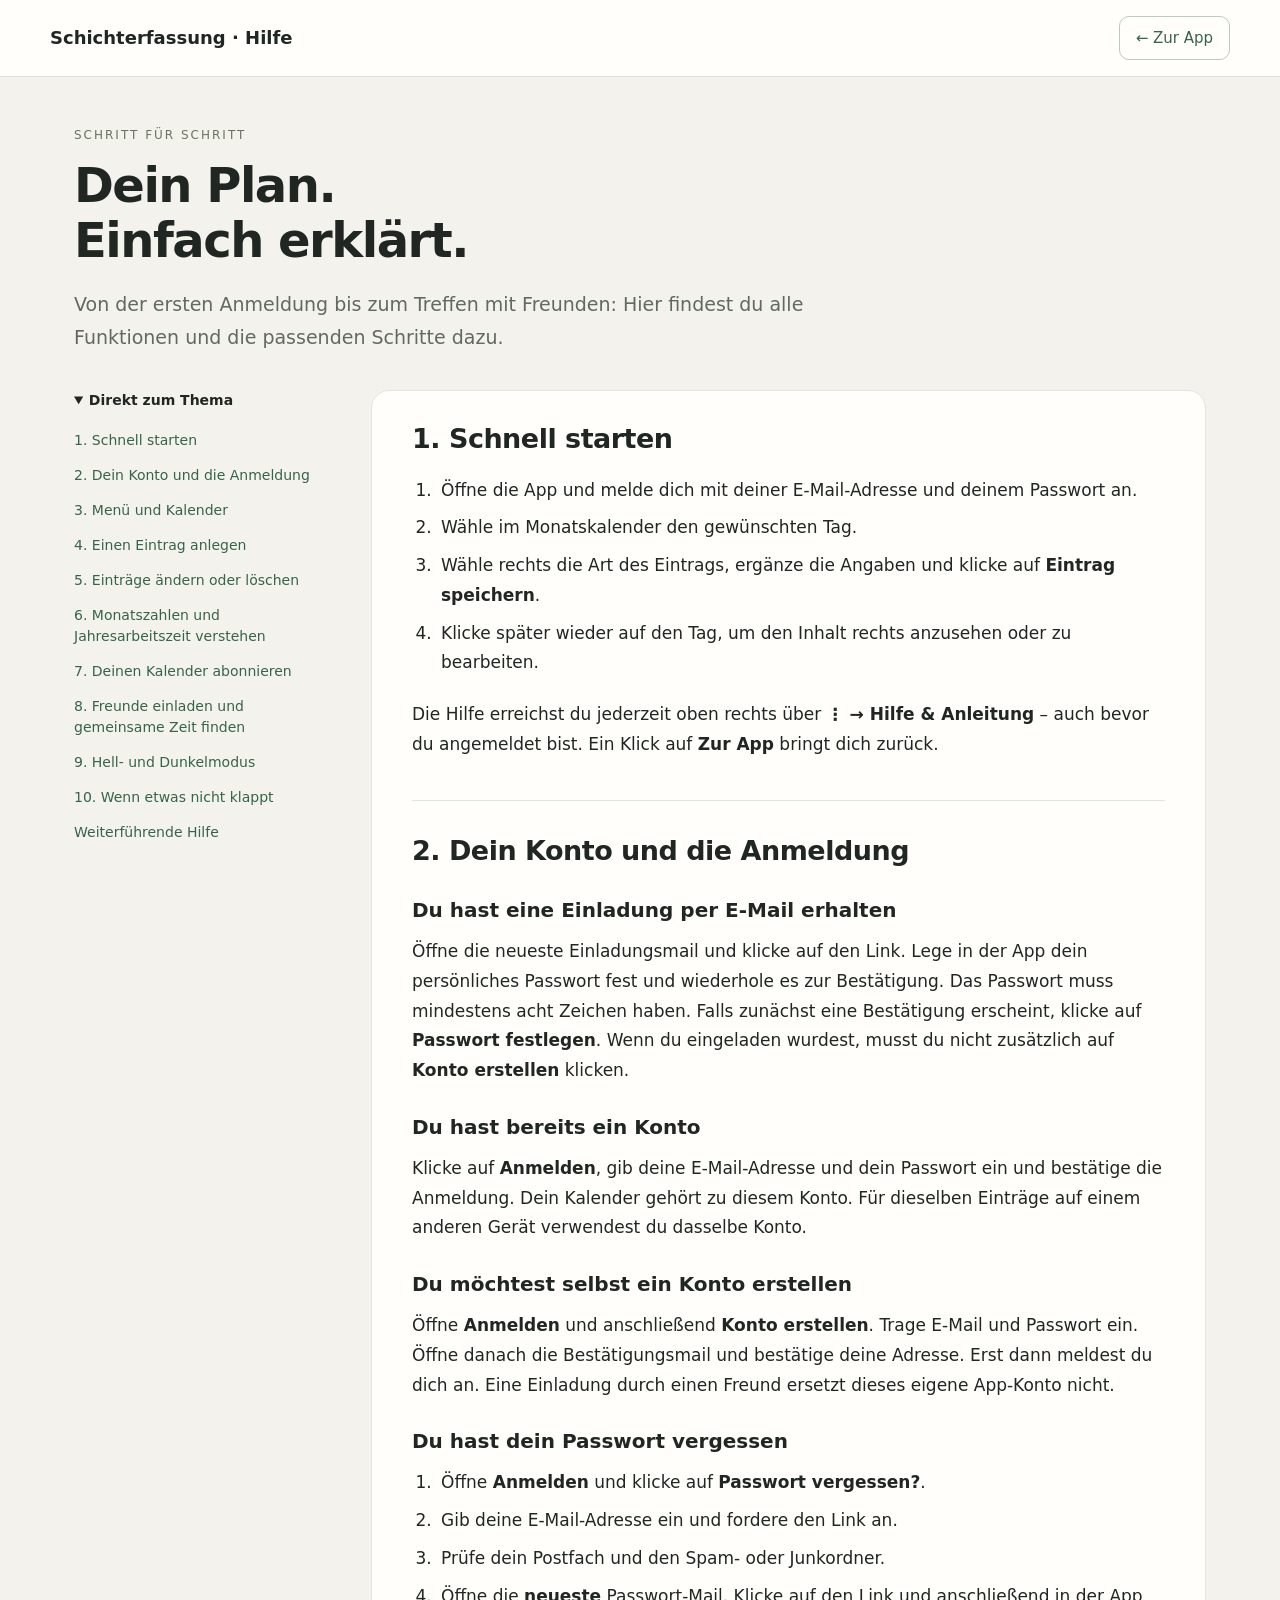
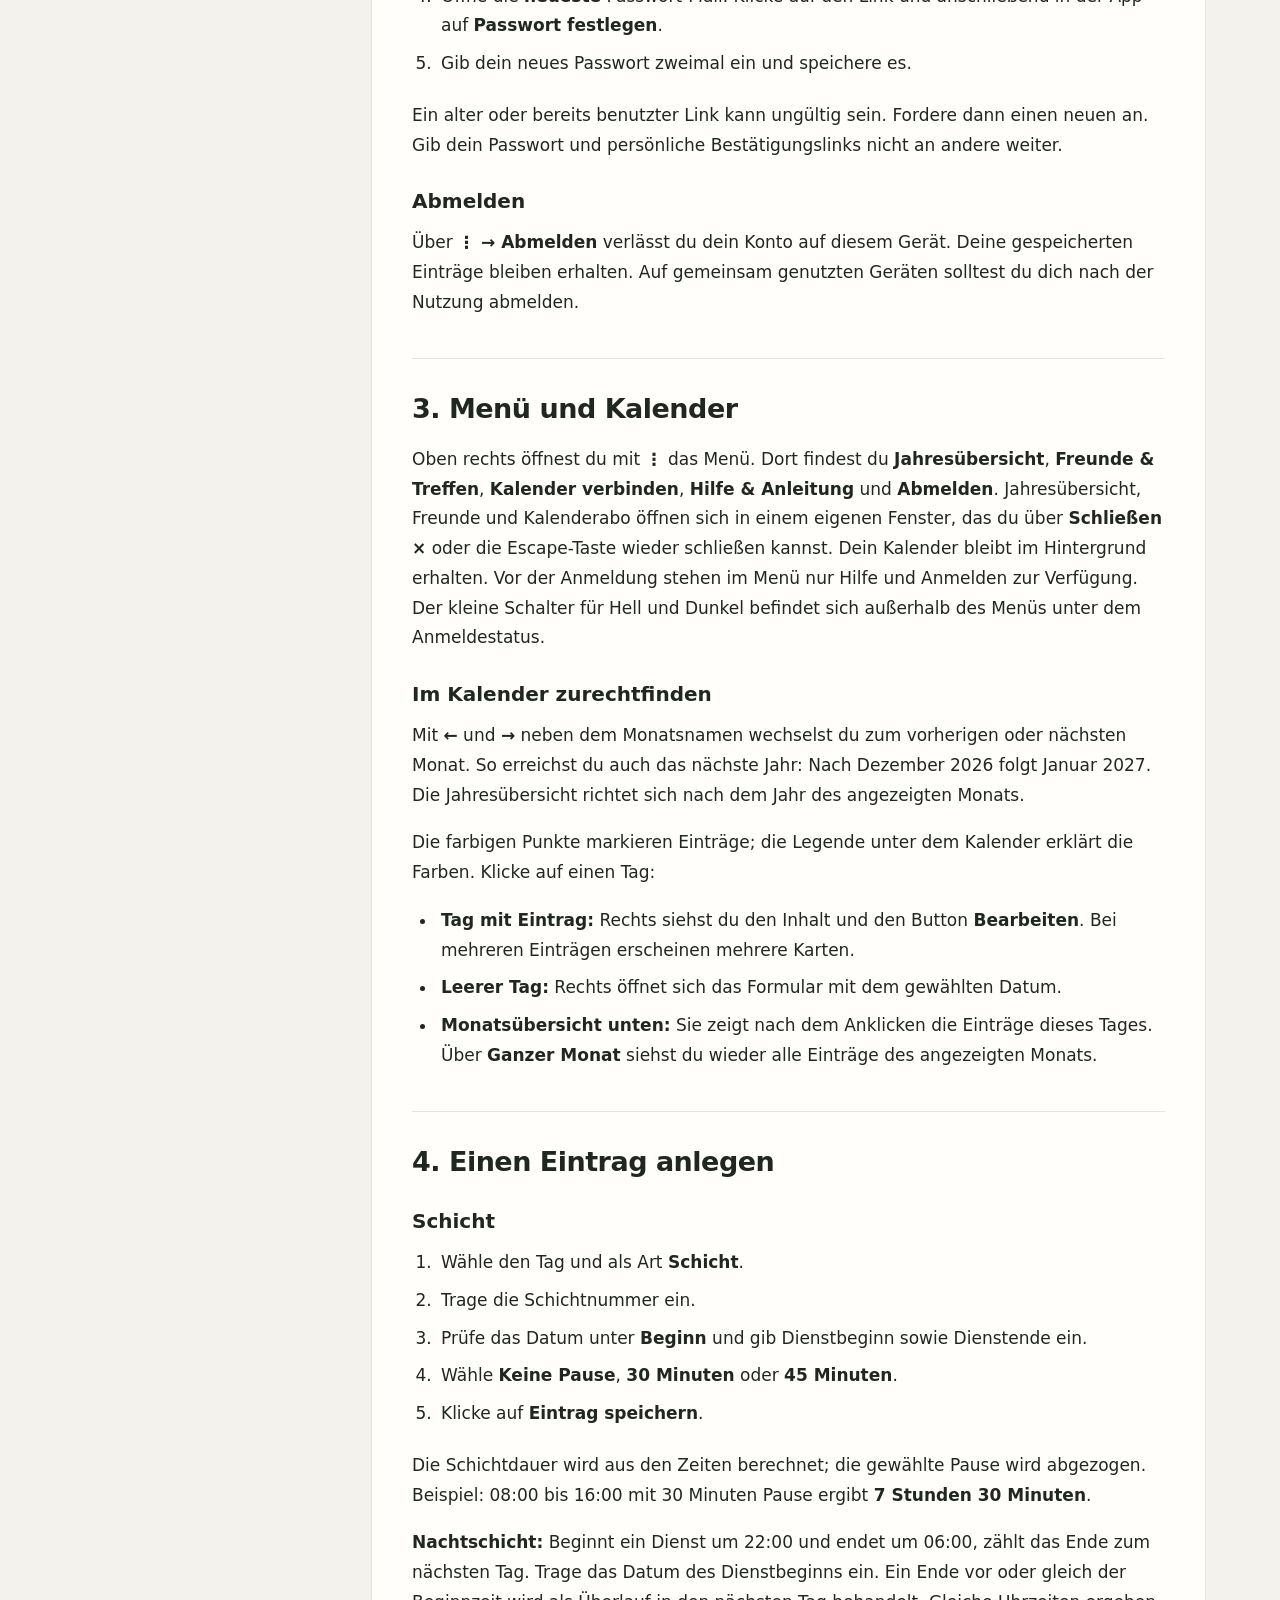
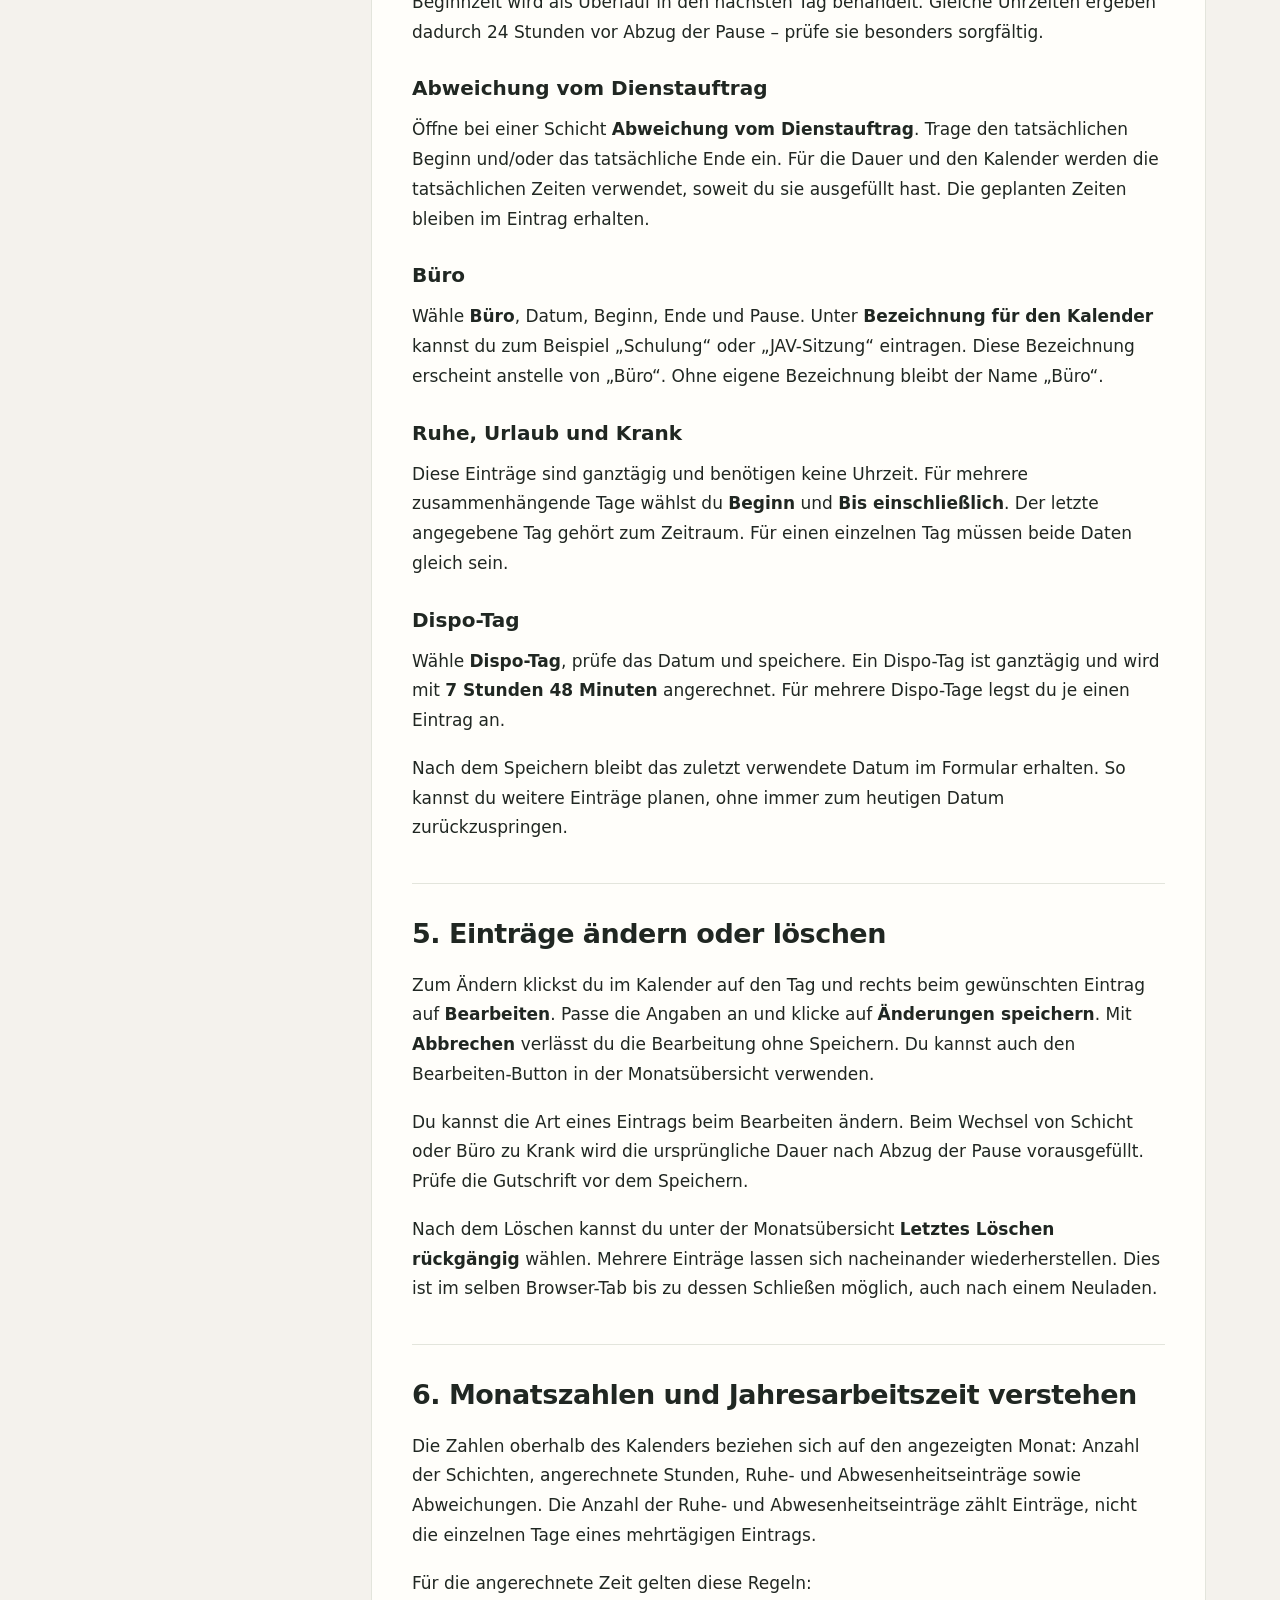
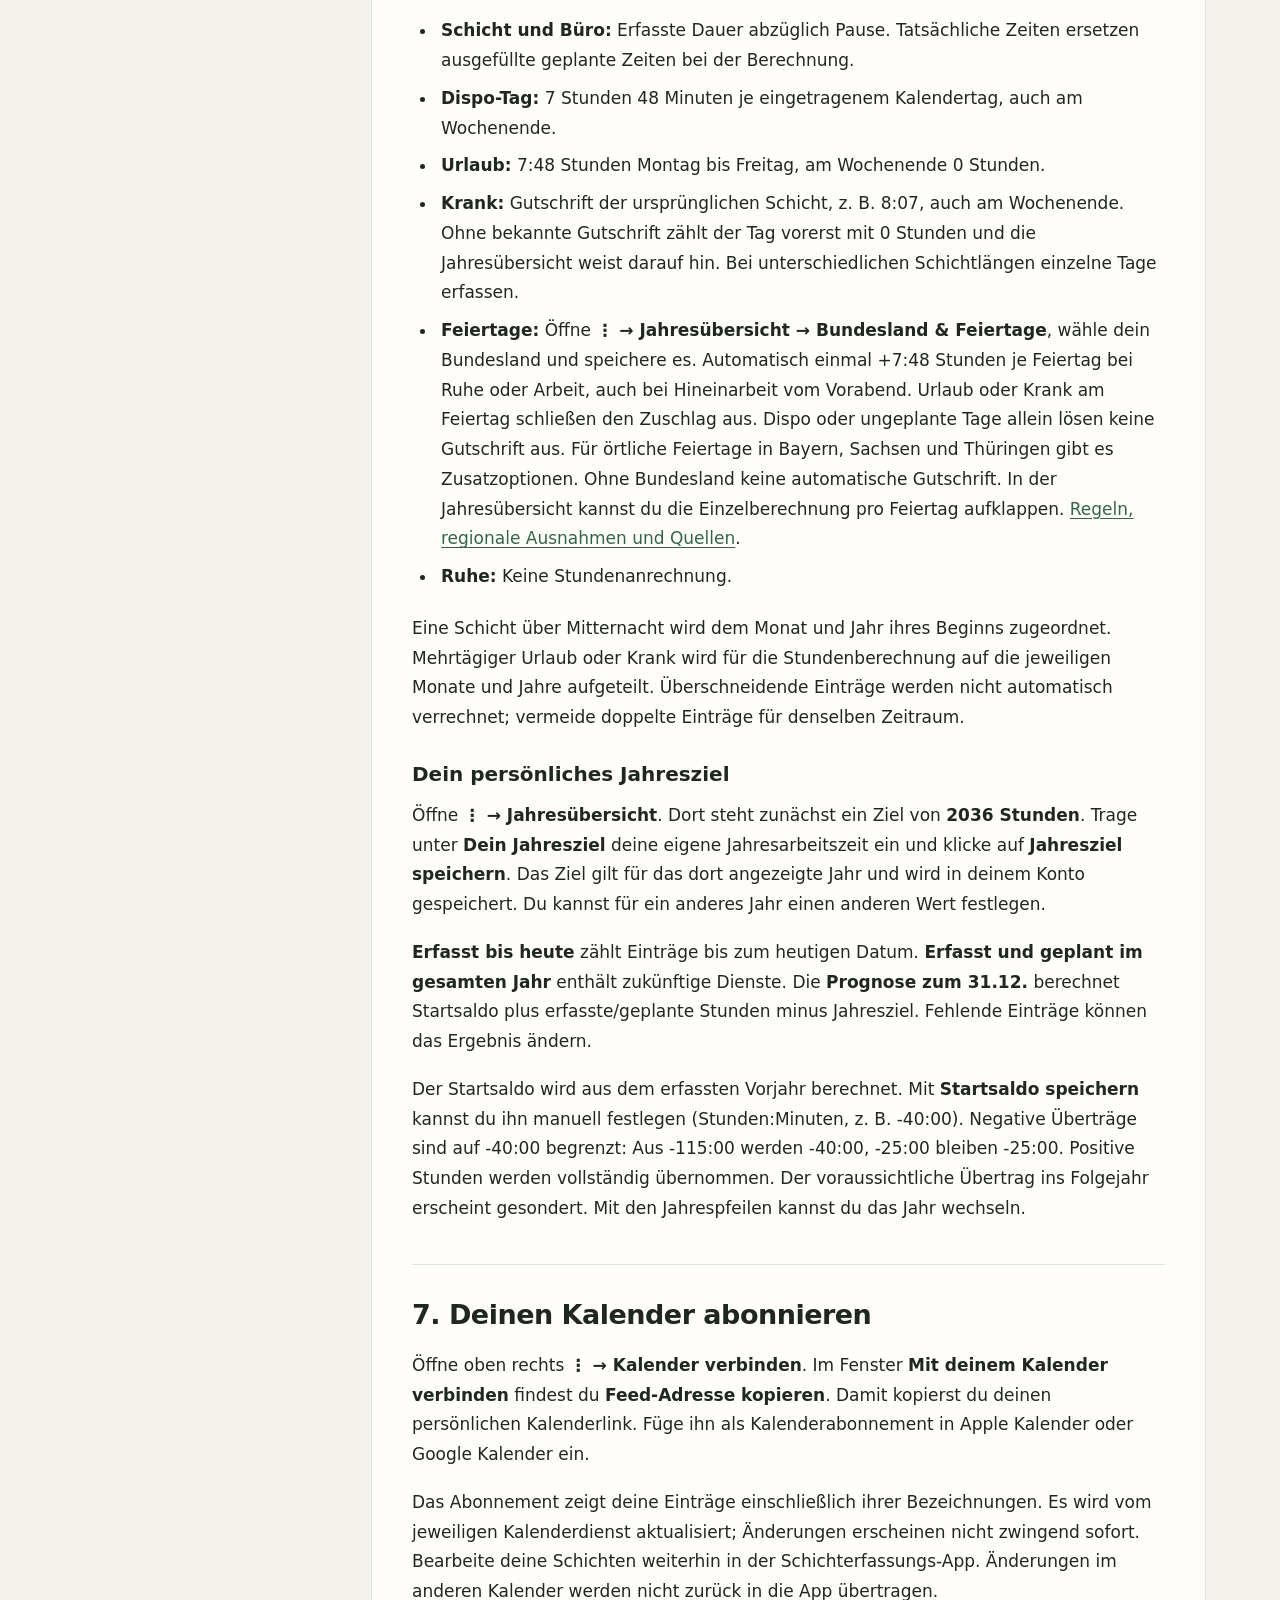
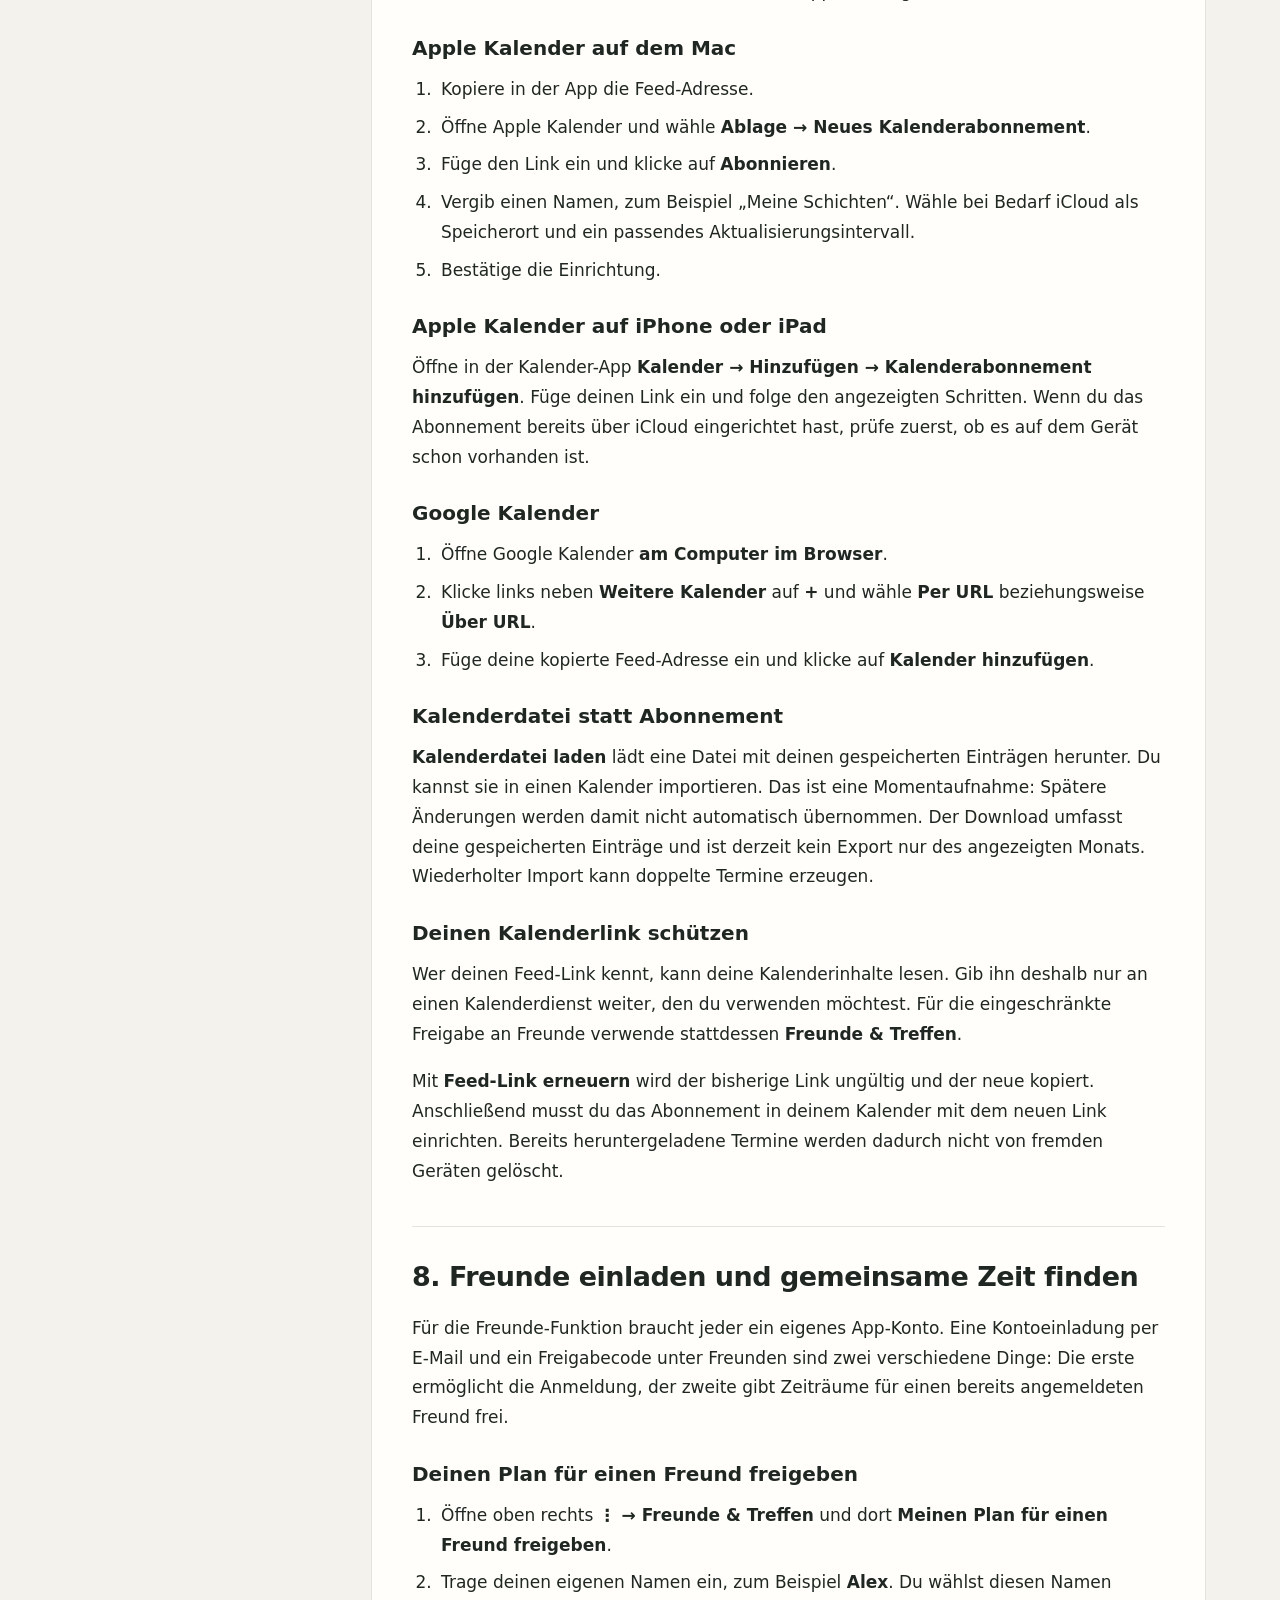
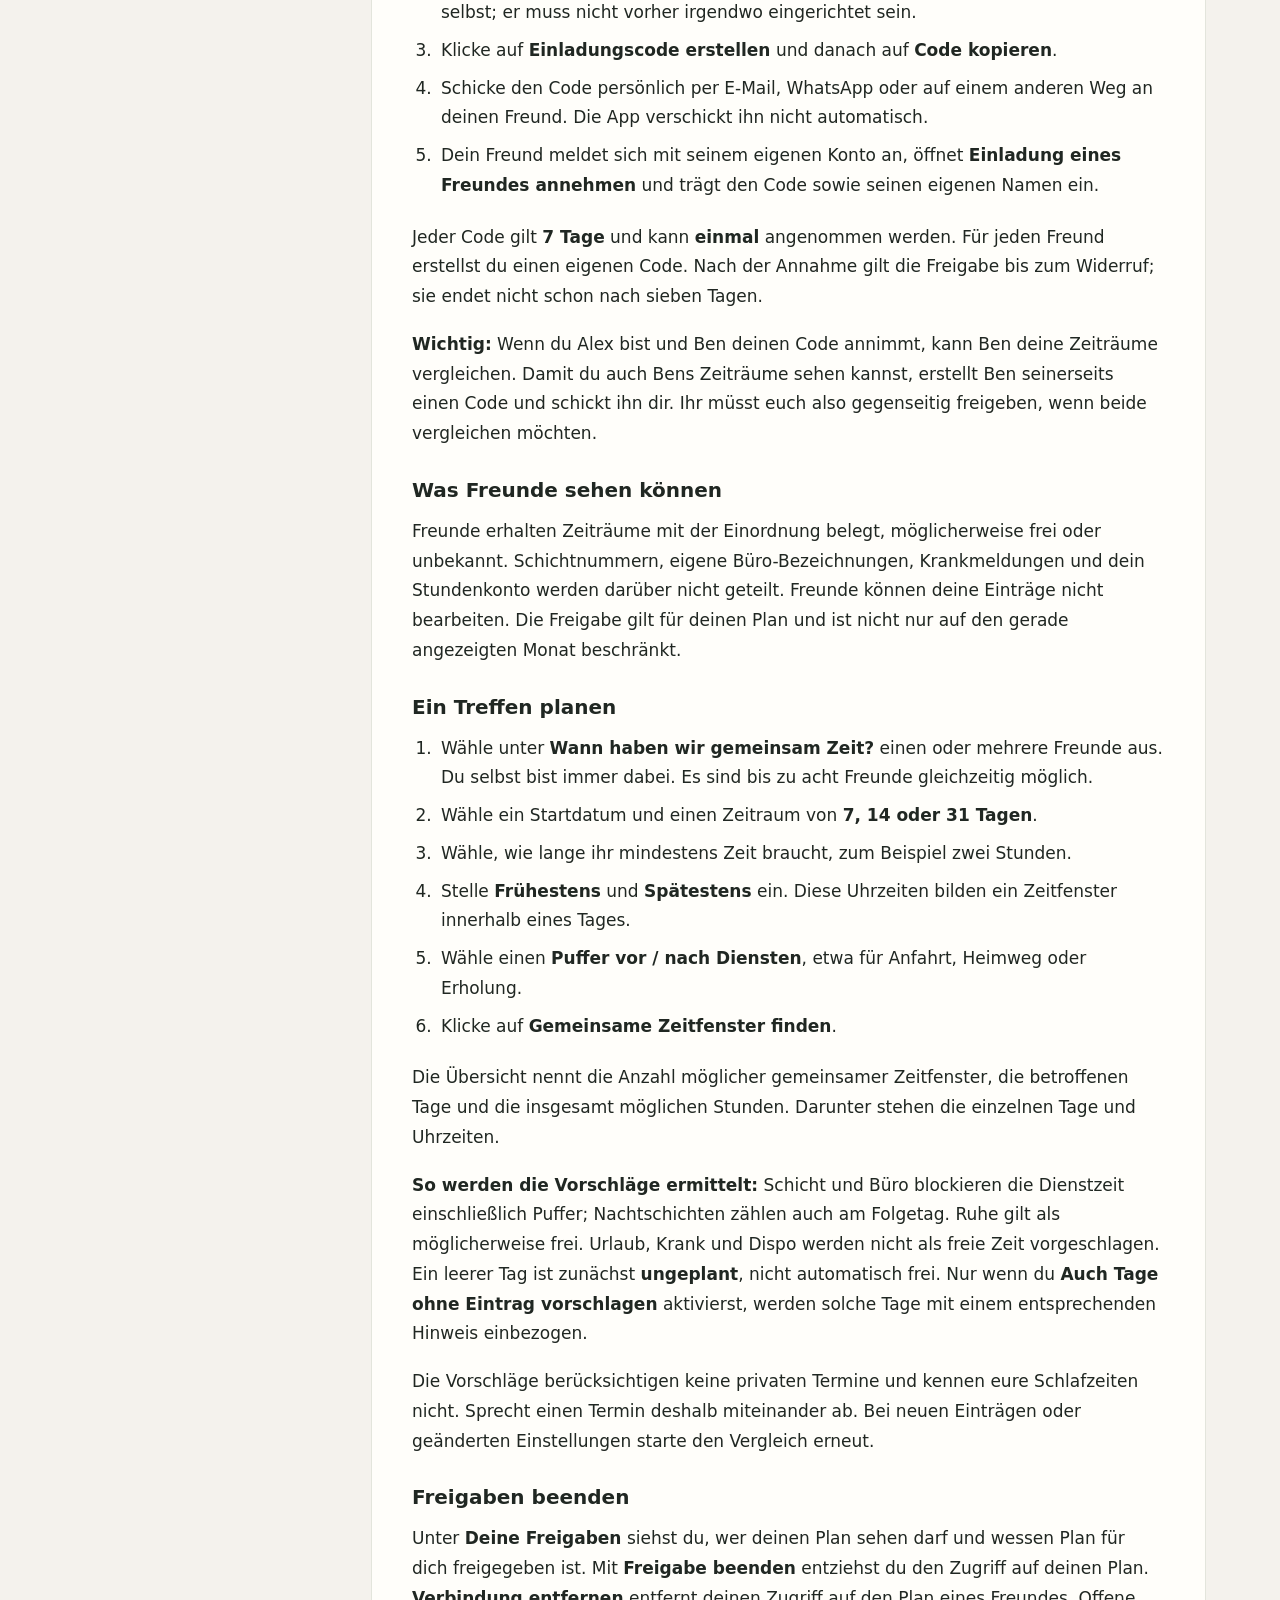
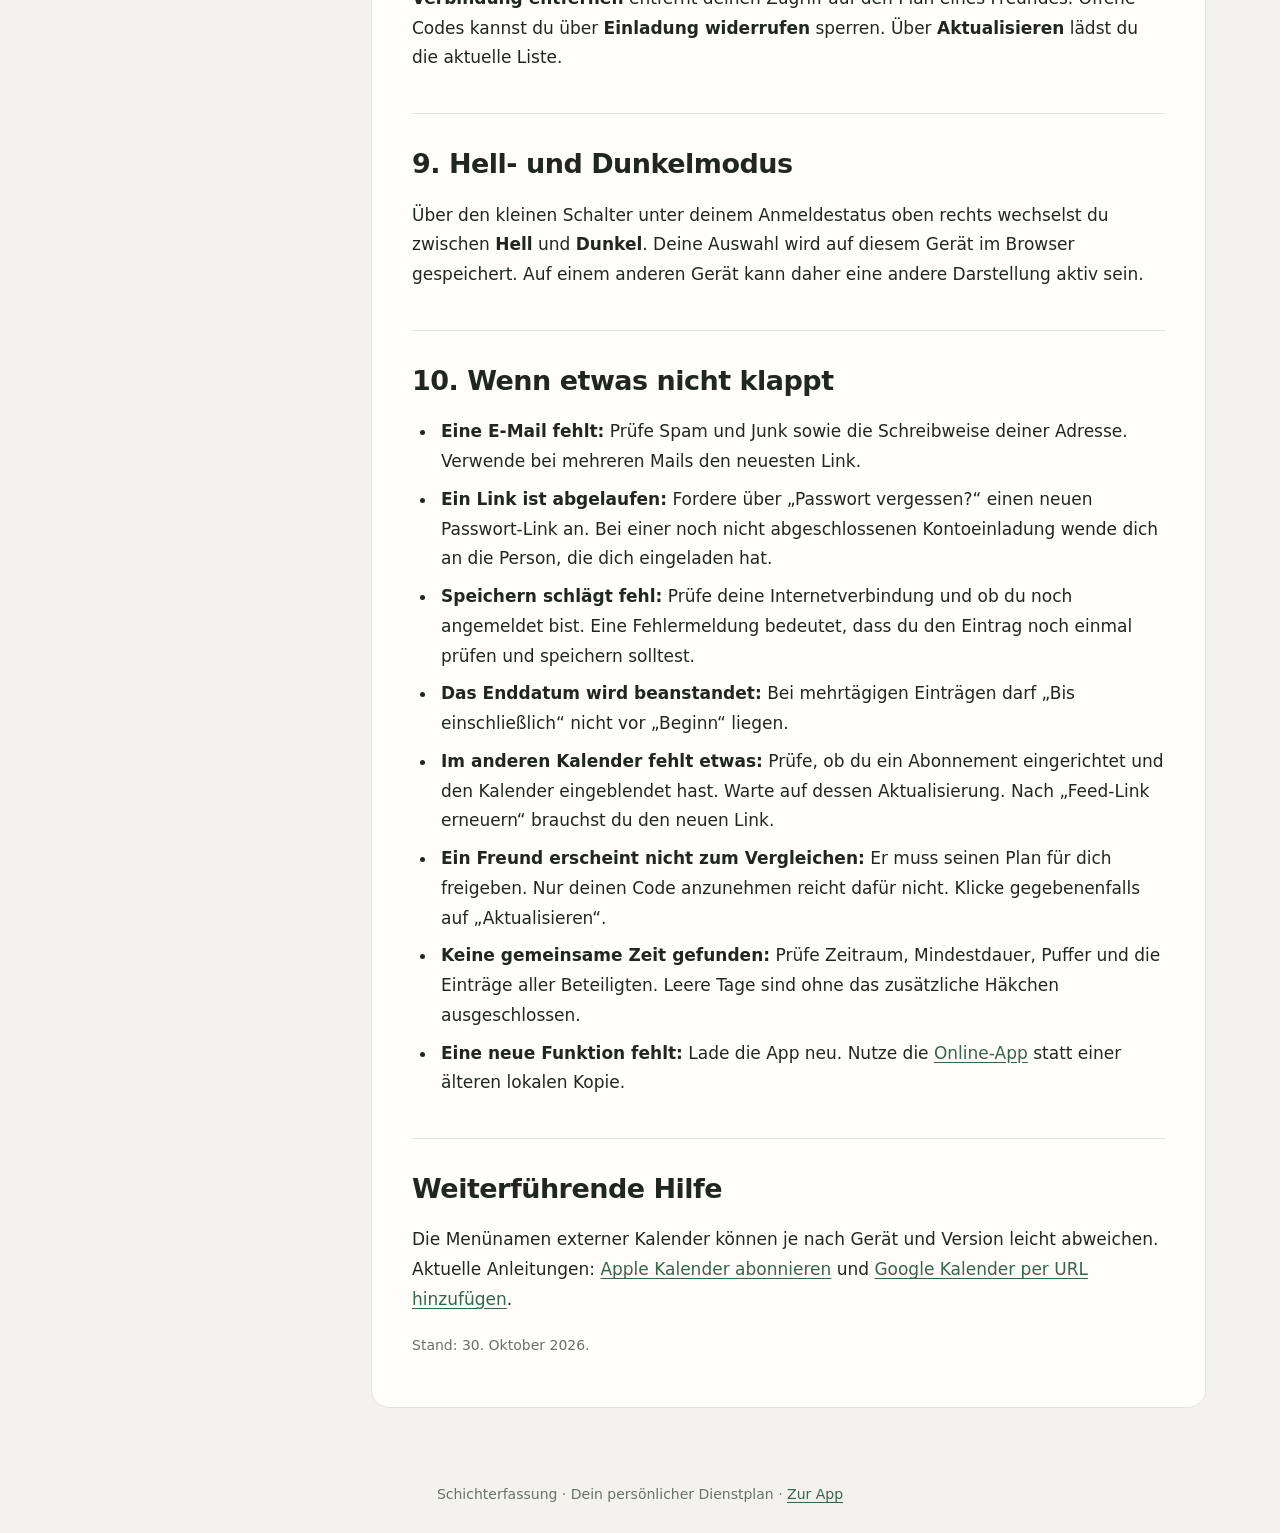
<file: anleitung.html>
<!doctype html><html lang="de"><head><meta charset="utf-8"><meta name="viewport" content="width=device-width, initial-scale=1"><title>Hilfe &amp; Anleitung – Schichterfassung</title><script>try{const t=localStorage.getItem('schichtplan.theme');if(t==='light'||t==='dark')document.documentElement.dataset.theme=t}catch{}</script><style>*{box-sizing:border-box}html{scroll-behavior:smooth;scroll-padding-top:100px}body{margin:0;background:#f4f2ed;color:#202722;font:17px/1.75 system-ui,-apple-system,BlinkMacSystemFont,"Segoe UI",sans-serif}a{color:#356548;text-underline-offset:3px}a:hover{text-decoration-thickness:2px}a:focus-visible,summary:focus-visible{outline:3px solid #b58239;outline-offset:5px}header{position:sticky;top:0;z-index:2;background:#fffefa;border-bottom:1px solid #dfded7;padding:16px max(24px,calc((100vw - 1180px)/2));display:flex;align-items:center;justify-content:space-between;gap:16px}header strong{font-size:18px}header a{text-decoration:none;white-space:nowrap}.back{padding:8px 16px;border:1px solid #bbcbbd;border-radius:10px;font-size:15px}.page{max-width:1180px;margin:48px auto;padding:0 24px}.hero{max-width:800px;margin:0 0 36px}.eyebrow{font-size:12px;letter-spacing:2px;text-transform:uppercase;color:#667460;margin:0 0 12px}h1{font-size:clamp(32px,5vw,48px);line-height:1.15;letter-spacing:-1.5px;margin:0 0 18px}.intro{font-size:19px;color:#606a61}.layout{display:grid;grid-template-columns:255px minmax(0,1fr);gap:42px;align-items:start}nav{position:sticky;top:105px;font-size:14px;line-height:1.5}nav summary{font-weight:700;cursor:pointer;margin:0 0 12px}nav a{display:block;padding:7px 0;text-decoration:none}article{min-width:0;background:#fffefa;border:1px solid #e3e5dc;border-radius:18px;padding:12px 40px 32px}article h2{font-size:27px;line-height:1.35;letter-spacing:-.5px;margin:40px 0 18px;border-top:1px solid #e3e5dc;padding-top:32px}article h2:first-of-type{border:0;margin-top:18px;padding-top:0}article h3{font-size:20px;line-height:1.5;margin:26px 0 12px}article p{margin:0 0 18px}li{margin:8px 0;padding-left:4px}ul,ol{padding-left:25px;margin:0 0 22px}article strong{font-weight:650}article a{overflow-wrap:anywhere}.guide-date{color:#687366;font-size:14px}footer{padding:26px 24px;text-align:center;font-size:14px;color:#687366}@media(max-width:850px){.layout{grid-template-columns:1fr;gap:24px}nav{position:static;border:1px solid #d7dfd4;border-radius:12px;padding:16px 20px}nav .toc{columns:2;column-gap:20px}nav a{break-inside:avoid}article{padding:8px 26px 26px}.page{margin-top:28px}}@media(max-width:480px){body{font-size:16px}.page{padding:0 16px}header{padding:14px 16px}header strong{font-size:15px}.back{font-size:14px;padding:6px 10px}nav .toc{columns:1}article{padding:4px 20px 20px}article h2{font-size:24px}.intro{font-size:17px}}@media(prefers-color-scheme:dark){html:not([data-theme="light"]){color-scheme:dark}html:not([data-theme="light"]) body{background:#151c18;color:#e1e9df}html:not([data-theme="light"]) header,html:not([data-theme="light"]) article{background:#202922;border-color:#3c483e}html:not([data-theme="light"]) a{color:#bad9b9}html:not([data-theme="light"]) .intro,html:not([data-theme="light"]) .eyebrow,html:not([data-theme="light"]) footer,html:not([data-theme="light"]) .guide-date{color:#abb8a7}}[data-theme="dark"]{color-scheme:dark}[data-theme="dark"] body{background:#151c18;color:#e1e9df}[data-theme="dark"] header,[data-theme="dark"] article{background:#202922;border-color:#3c483e}[data-theme="dark"] a{color:#bad9b9}[data-theme="dark"] .intro,[data-theme="dark"] .eyebrow,[data-theme="dark"] footer,[data-theme="dark"] .guide-date{color:#abb8a7}@media print{header,nav,footer{display:none}.page{margin:0;padding:0;max-width:none}.layout{display:block}body{font-size:11pt;background:white!important;color:black!important}article{border:0;padding:0;background:white!important;color:black!important}h2,h3{break-after:avoid}a{color:inherit!important}li{break-inside:avoid}html{scroll-behavior:auto}}@media(prefers-reduced-motion:reduce){html{scroll-behavior:auto}}</style></head><body><header><strong>Schichterfassung · Hilfe</strong><a class="back" href="index.html">← Zur App</a></header><div class="page"><div class="hero"><p class="eyebrow">Schritt für Schritt</p><h1>Dein Plan.<br>Einfach erklärt.</h1><p class="intro">Von der ersten Anmeldung bis zum Treffen mit Freunden: Hier findest du alle Funktionen und die passenden Schritte dazu.</p></div><div class="layout"><nav aria-label="Inhaltsverzeichnis"><details open><summary>Direkt zum Thema</summary><div class="toc"><a href="#kapitel-1">1. Schnell starten</a><a href="#kapitel-2">2. Dein Konto und die Anmeldung</a><a href="#kapitel-3">3. Menü und Kalender</a><a href="#kapitel-4">4. Einen Eintrag anlegen</a><a href="#kapitel-5">5. Einträge ändern oder löschen</a><a href="#kapitel-6">6. Monatszahlen und Jahresarbeitszeit verstehen</a><a href="#kapitel-7">7. Deinen Kalender abonnieren</a><a href="#kapitel-8">8. Freunde einladen und gemeinsame Zeit finden</a><a href="#kapitel-9">9. Hell- und Dunkelmodus</a><a href="#kapitel-10">10. Wenn etwas nicht klappt</a><a href="#kapitel-11">Weiterführende Hilfe</a></div></details></nav><article><h2 id="kapitel-1">1. Schnell starten</h2><ol><li>Öffne die App und melde dich mit deiner E-Mail-Adresse und deinem Passwort an.</li><li>Wähle im Monatskalender den gewünschten Tag.</li><li>Wähle rechts die Art des Eintrags, ergänze die Angaben und klicke auf <strong>Eintrag speichern</strong>.</li><li>Klicke später wieder auf den Tag, um den Inhalt rechts anzusehen oder zu bearbeiten.</li></ol><p>Die Hilfe erreichst du jederzeit oben rechts über <strong>⋮ → Hilfe &amp; Anleitung</strong> – auch bevor du angemeldet bist. Ein Klick auf <strong>Zur App</strong> bringt dich zurück.</p><h2 id="kapitel-2">2. Dein Konto und die Anmeldung</h2><h3>Du hast eine Einladung per E-Mail erhalten</h3><p>Öffne die neueste Einladungsmail und klicke auf den Link. Lege in der App dein persönliches Passwort fest und wiederhole es zur Bestätigung. Das Passwort muss mindestens acht Zeichen haben. Falls zunächst eine Bestätigung erscheint, klicke auf <strong>Passwort festlegen</strong>. Wenn du eingeladen wurdest, musst du nicht zusätzlich auf <strong>Konto erstellen</strong> klicken.</p><h3>Du hast bereits ein Konto</h3><p>Klicke auf <strong>Anmelden</strong>, gib deine E-Mail-Adresse und dein Passwort ein und bestätige die Anmeldung. Dein Kalender gehört zu diesem Konto. Für dieselben Einträge auf einem anderen Gerät verwendest du dasselbe Konto.</p><h3>Du möchtest selbst ein Konto erstellen</h3><p>Öffne <strong>Anmelden</strong> und anschließend <strong>Konto erstellen</strong>. Trage E-Mail und Passwort ein. Öffne danach die Bestätigungsmail und bestätige deine Adresse. Erst dann meldest du dich an. Eine Einladung durch einen Freund ersetzt dieses eigene App-Konto nicht.</p><h3>Du hast dein Passwort vergessen</h3><ol><li>Öffne <strong>Anmelden</strong> und klicke auf <strong>Passwort vergessen?</strong>.</li><li>Gib deine E-Mail-Adresse ein und fordere den Link an.</li><li>Prüfe dein Postfach und den Spam- oder Junkordner.</li><li>Öffne die <strong>neueste</strong> Passwort-Mail. Klicke auf den Link und anschließend in der App auf <strong>Passwort festlegen</strong>.</li><li>Gib dein neues Passwort zweimal ein und speichere es.</li></ol><p>Ein alter oder bereits benutzter Link kann ungültig sein. Fordere dann einen neuen an. Gib dein Passwort und persönliche Bestätigungslinks nicht an andere weiter.</p><h3>Abmelden</h3><p>Über <strong>⋮ → Abmelden</strong> verlässt du dein Konto auf diesem Gerät. Deine gespeicherten Einträge bleiben erhalten. Auf gemeinsam genutzten Geräten solltest du dich nach der Nutzung abmelden.</p><h2 id="kapitel-3">3. Menü und Kalender</h2><p>Oben rechts öffnest du mit <strong>⋮</strong> das Menü. Dort findest du <strong>Jahresübersicht</strong>, <strong>Freunde &amp; Treffen</strong>, <strong>Kalender verbinden</strong>, <strong>Hilfe &amp; Anleitung</strong> und <strong>Abmelden</strong>. Jahresübersicht, Freunde und Kalenderabo öffnen sich in einem eigenen Fenster, das du über <strong>Schließen ×</strong> oder die Escape-Taste wieder schließen kannst. Dein Kalender bleibt im Hintergrund erhalten. Vor der Anmeldung stehen im Menü nur Hilfe und Anmelden zur Verfügung. Der kleine Schalter für Hell und Dunkel befindet sich außerhalb des Menüs unter dem Anmeldestatus.</p><h3>Im Kalender zurechtfinden</h3><p>Mit <strong>←</strong> und <strong>→</strong> neben dem Monatsnamen wechselst du zum vorherigen oder nächsten Monat. So erreichst du auch das nächste Jahr: Nach Dezember 2026 folgt Januar 2027. Die Jahresübersicht richtet sich nach dem Jahr des angezeigten Monats.</p><p>Die farbigen Punkte markieren Einträge; die Legende unter dem Kalender erklärt die Farben. Klicke auf einen Tag:</p><ul><li><strong>Tag mit Eintrag:</strong> Rechts siehst du den Inhalt und den Button <strong>Bearbeiten</strong>. Bei mehreren Einträgen erscheinen mehrere Karten.</li><li><strong>Leerer Tag:</strong> Rechts öffnet sich das Formular mit dem gewählten Datum.</li><li><strong>Monatsübersicht unten:</strong> Sie zeigt nach dem Anklicken die Einträge dieses Tages. Über <strong>Ganzer Monat</strong> siehst du wieder alle Einträge des angezeigten Monats.</li></ul><h2 id="kapitel-4">4. Einen Eintrag anlegen</h2><h3>Schicht</h3><ol><li>Wähle den Tag und als Art <strong>Schicht</strong>.</li><li>Trage die Schichtnummer ein.</li><li>Prüfe das Datum unter <strong>Beginn</strong> und gib Dienstbeginn sowie Dienstende ein.</li><li>Wähle <strong>Keine Pause</strong>, <strong>30 Minuten</strong> oder <strong>45 Minuten</strong>.</li><li>Klicke auf <strong>Eintrag speichern</strong>.</li></ol><p>Die Schichtdauer wird aus den Zeiten berechnet; die gewählte Pause wird abgezogen. Beispiel: 08:00 bis 16:00 mit 30 Minuten Pause ergibt <strong>7 Stunden 30 Minuten</strong>.</p><p><strong>Nachtschicht:</strong> Beginnt ein Dienst um 22:00 und endet um 06:00, zählt das Ende zum nächsten Tag. Trage das Datum des Dienstbeginns ein. Ein Ende vor oder gleich der Beginnzeit wird als Überlauf in den nächsten Tag behandelt. Gleiche Uhrzeiten ergeben dadurch 24 Stunden vor Abzug der Pause – prüfe sie besonders sorgfältig.</p><h3>Abweichung vom Dienstauftrag</h3><p>Öffne bei einer Schicht <strong>Abweichung vom Dienstauftrag</strong>. Trage den tatsächlichen Beginn und/oder das tatsächliche Ende ein. Für die Dauer und den Kalender werden die tatsächlichen Zeiten verwendet, soweit du sie ausgefüllt hast. Die geplanten Zeiten bleiben im Eintrag erhalten.</p><h3>Büro</h3><p>Wähle <strong>Büro</strong>, Datum, Beginn, Ende und Pause. Unter <strong>Bezeichnung für den Kalender</strong> kannst du zum Beispiel „Schulung“ oder „JAV-Sitzung“ eintragen. Diese Bezeichnung erscheint anstelle von „Büro“. Ohne eigene Bezeichnung bleibt der Name „Büro“.</p><h3>Ruhe, Urlaub und Krank</h3><p>Diese Einträge sind ganztägig und benötigen keine Uhrzeit. Für mehrere zusammenhängende Tage wählst du <strong>Beginn</strong> und <strong>Bis einschließlich</strong>. Der letzte angegebene Tag gehört zum Zeitraum. Für einen einzelnen Tag müssen beide Daten gleich sein.</p><h3>Dispo-Tag</h3><p>Wähle <strong>Dispo-Tag</strong>, prüfe das Datum und speichere. Ein Dispo-Tag ist ganztägig und wird mit <strong>7 Stunden 48 Minuten</strong> angerechnet. Für mehrere Dispo-Tage legst du je einen Eintrag an.</p><p>Nach dem Speichern bleibt das zuletzt verwendete Datum im Formular erhalten. So kannst du weitere Einträge planen, ohne immer zum heutigen Datum zurückzuspringen.</p><h2 id="kapitel-5">5. Einträge ändern oder löschen</h2><p>Zum Ändern klickst du im Kalender auf den Tag und rechts beim gewünschten Eintrag auf <strong>Bearbeiten</strong>. Passe die Angaben an und klicke auf <strong>Änderungen speichern</strong>. Mit <strong>Abbrechen</strong> verlässt du die Bearbeitung ohne Speichern. Du kannst auch den Bearbeiten-Button in der Monatsübersicht verwenden.</p><p>Du kannst die Art eines Eintrags beim Bearbeiten ändern. Beim Wechsel von Schicht oder Büro zu Krank wird die ursprüngliche Dauer nach Abzug der Pause vorausgefüllt. Prüfe die Gutschrift vor dem Speichern.</p><p>Nach dem Löschen kannst du unter der Monatsübersicht <strong>Letztes Löschen rückgängig</strong> wählen. Mehrere Einträge lassen sich nacheinander wiederherstellen. Dies ist im selben Browser-Tab bis zu dessen Schließen möglich, auch nach einem Neuladen.</p><h2 id="kapitel-6">6. Monatszahlen und Jahresarbeitszeit verstehen</h2><p>Die Zahlen oberhalb des Kalenders beziehen sich auf den angezeigten Monat: Anzahl der Schichten, angerechnete Stunden, Ruhe- und Abwesenheitseinträge sowie Abweichungen. Die Anzahl der Ruhe- und Abwesenheitseinträge zählt Einträge, nicht die einzelnen Tage eines mehrtägigen Eintrags.</p><p>Für die angerechnete Zeit gelten diese Regeln:</p><ul><li><strong>Schicht und Büro:</strong> Erfasste Dauer abzüglich Pause. Tatsächliche Zeiten ersetzen ausgefüllte geplante Zeiten bei der Berechnung.</li><li><strong>Dispo-Tag:</strong> 7 Stunden 48 Minuten je eingetragenem Kalendertag, auch am Wochenende.</li><li><strong>Urlaub:</strong> 7:48 Stunden Montag bis Freitag, am Wochenende 0 Stunden.</li><li><strong>Krank:</strong> Gutschrift der ursprünglichen Schicht, z. B. 8:07, auch am Wochenende. Ohne bekannte Gutschrift zählt der Tag vorerst mit 0 Stunden und die Jahresübersicht weist darauf hin. Bei unterschiedlichen Schichtlängen einzelne Tage erfassen.</li><li><strong>Feiertage:</strong> Öffne <strong>⋮ → Jahresübersicht → Bundesland &amp; Feiertage</strong>, wähle dein Bundesland und speichere es. Automatisch einmal +7:48 Stunden je Feiertag bei Ruhe oder Arbeit, auch bei Hineinarbeit vom Vorabend. Urlaub oder Krank am Feiertag schließen den Zuschlag aus. Dispo oder ungeplante Tage allein lösen keine Gutschrift aus. Für örtliche Feiertage in Bayern, Sachsen und Thüringen gibt es Zusatzoptionen. Ohne Bundesland keine automatische Gutschrift. In der Jahresübersicht kannst du die Einzelberechnung pro Feiertag aufklappen. <a href="https://github.com/analogguy-sudo/Schichterfassung/blob/main/FEIERTAGE.md">Regeln, regionale Ausnahmen und Quellen</a>.</li><li><strong>Ruhe:</strong> Keine Stundenanrechnung.</li></ul><p>Eine Schicht über Mitternacht wird dem Monat und Jahr ihres Beginns zugeordnet. Mehrtägiger Urlaub oder Krank wird für die Stundenberechnung auf die jeweiligen Monate und Jahre aufgeteilt. Überschneidende Einträge werden nicht automatisch verrechnet; vermeide doppelte Einträge für denselben Zeitraum.</p><h3>Dein persönliches Jahresziel</h3><p>Öffne <strong>⋮ → Jahresübersicht</strong>. Dort steht zunächst ein Ziel von <strong>2036 Stunden</strong>. Trage unter <strong>Dein Jahresziel</strong> deine eigene Jahresarbeitszeit ein und klicke auf <strong>Jahresziel speichern</strong>. Das Ziel gilt für das dort angezeigte Jahr und wird in deinem Konto gespeichert. Du kannst für ein anderes Jahr einen anderen Wert festlegen.</p><p><strong>Erfasst bis heute</strong> zählt Einträge bis zum heutigen Datum. <strong>Erfasst und geplant im gesamten Jahr</strong> enthält zukünftige Dienste. Die <strong>Prognose zum 31.12.</strong> berechnet Startsaldo plus erfasste/geplante Stunden minus Jahresziel. Fehlende Einträge können das Ergebnis ändern.</p><p>Der Startsaldo wird aus dem erfassten Vorjahr berechnet. Mit <strong>Startsaldo speichern</strong> kannst du ihn manuell festlegen (Stunden:Minuten, z. B. -40:00). Negative Überträge sind auf -40:00 begrenzt: Aus -115:00 werden -40:00, -25:00 bleiben -25:00. Positive Stunden werden vollständig übernommen. Der voraussichtliche Übertrag ins Folgejahr erscheint gesondert. Mit den Jahrespfeilen kannst du das Jahr wechseln.</p><h2 id="kapitel-7">7. Deinen Kalender abonnieren</h2><p>Öffne oben rechts <strong>⋮ → Kalender verbinden</strong>. Im Fenster <strong>Mit deinem Kalender verbinden</strong> findest du <strong>Feed-Adresse kopieren</strong>. Damit kopierst du deinen persönlichen Kalenderlink. Füge ihn als Kalenderabonnement in Apple Kalender oder Google Kalender ein.</p><p>Das Abonnement zeigt deine Einträge einschließlich ihrer Bezeichnungen. Es wird vom jeweiligen Kalenderdienst aktualisiert; Änderungen erscheinen nicht zwingend sofort. Bearbeite deine Schichten weiterhin in der Schichterfassungs-App. Änderungen im anderen Kalender werden nicht zurück in die App übertragen.</p><h3>Apple Kalender auf dem Mac</h3><ol><li>Kopiere in der App die Feed-Adresse.</li><li>Öffne Apple Kalender und wähle <strong>Ablage → Neues Kalenderabonnement</strong>.</li><li>Füge den Link ein und klicke auf <strong>Abonnieren</strong>.</li><li>Vergib einen Namen, zum Beispiel „Meine Schichten“. Wähle bei Bedarf iCloud als Speicherort und ein passendes Aktualisierungsintervall.</li><li>Bestätige die Einrichtung.</li></ol><h3>Apple Kalender auf iPhone oder iPad</h3><p>Öffne in der Kalender-App <strong>Kalender → Hinzufügen → Kalenderabonnement hinzufügen</strong>. Füge deinen Link ein und folge den angezeigten Schritten. Wenn du das Abonnement bereits über iCloud eingerichtet hast, prüfe zuerst, ob es auf dem Gerät schon vorhanden ist.</p><h3>Google Kalender</h3><ol><li>Öffne Google Kalender <strong>am Computer im Browser</strong>.</li><li>Klicke links neben <strong>Weitere Kalender</strong> auf <strong>+</strong> und wähle <strong>Per URL</strong> beziehungsweise <strong>Über URL</strong>.</li><li>Füge deine kopierte Feed-Adresse ein und klicke auf <strong>Kalender hinzufügen</strong>.</li></ol><h3>Kalenderdatei statt Abonnement</h3><p><strong>Kalenderdatei laden</strong> lädt eine Datei mit deinen gespeicherten Einträgen herunter. Du kannst sie in einen Kalender importieren. Das ist eine Momentaufnahme: Spätere Änderungen werden damit nicht automatisch übernommen. Der Download umfasst deine gespeicherten Einträge und ist derzeit kein Export nur des angezeigten Monats. Wiederholter Import kann doppelte Termine erzeugen.</p><h3>Deinen Kalenderlink schützen</h3><p>Wer deinen Feed-Link kennt, kann deine Kalenderinhalte lesen. Gib ihn deshalb nur an einen Kalenderdienst weiter, den du verwenden möchtest. Für die eingeschränkte Freigabe an Freunde verwende stattdessen <strong>Freunde &amp; Treffen</strong>.</p><p>Mit <strong>Feed-Link erneuern</strong> wird der bisherige Link ungültig und der neue kopiert. Anschließend musst du das Abonnement in deinem Kalender mit dem neuen Link einrichten. Bereits heruntergeladene Termine werden dadurch nicht von fremden Geräten gelöscht.</p><h2 id="kapitel-8">8. Freunde einladen und gemeinsame Zeit finden</h2><p>Für die Freunde-Funktion braucht jeder ein eigenes App-Konto. Eine Kontoeinladung per E-Mail und ein Freigabecode unter Freunden sind zwei verschiedene Dinge: Die erste ermöglicht die Anmeldung, der zweite gibt Zeiträume für einen bereits angemeldeten Freund frei.</p><h3>Deinen Plan für einen Freund freigeben</h3><ol><li>Öffne oben rechts <strong>⋮ → Freunde &amp; Treffen</strong> und dort <strong>Meinen Plan für einen Freund freigeben</strong>.</li><li>Trage deinen eigenen Namen ein, zum Beispiel <strong>Alex</strong>. Du wählst diesen Namen selbst; er muss nicht vorher irgendwo eingerichtet sein.</li><li>Klicke auf <strong>Einladungscode erstellen</strong> und danach auf <strong>Code kopieren</strong>.</li><li>Schicke den Code persönlich per E-Mail, WhatsApp oder auf einem anderen Weg an deinen Freund. Die App verschickt ihn nicht automatisch.</li><li>Dein Freund meldet sich mit seinem eigenen Konto an, öffnet <strong>Einladung eines Freundes annehmen</strong> und trägt den Code sowie seinen eigenen Namen ein.</li></ol><p>Jeder Code gilt <strong>7 Tage</strong> und kann <strong>einmal</strong> angenommen werden. Für jeden Freund erstellst du einen eigenen Code. Nach der Annahme gilt die Freigabe bis zum Widerruf; sie endet nicht schon nach sieben Tagen.</p><p><strong>Wichtig:</strong> Wenn du Alex bist und Ben deinen Code annimmt, kann Ben deine Zeiträume vergleichen. Damit du auch Bens Zeiträume sehen kannst, erstellt Ben seinerseits einen Code und schickt ihn dir. Ihr müsst euch also gegenseitig freigeben, wenn beide vergleichen möchten.</p><h3>Was Freunde sehen können</h3><p>Freunde erhalten Zeiträume mit der Einordnung belegt, möglicherweise frei oder unbekannt. Schichtnummern, eigene Büro-Bezeichnungen, Krankmeldungen und dein Stundenkonto werden darüber nicht geteilt. Freunde können deine Einträge nicht bearbeiten. Die Freigabe gilt für deinen Plan und ist nicht nur auf den gerade angezeigten Monat beschränkt.</p><h3>Ein Treffen planen</h3><ol><li>Wähle unter <strong>Wann haben wir gemeinsam Zeit?</strong> einen oder mehrere Freunde aus. Du selbst bist immer dabei. Es sind bis zu acht Freunde gleichzeitig möglich.</li><li>Wähle ein Startdatum und einen Zeitraum von <strong>7, 14 oder 31 Tagen</strong>.</li><li>Wähle, wie lange ihr mindestens Zeit braucht, zum Beispiel zwei Stunden.</li><li>Stelle <strong>Frühestens</strong> und <strong>Spätestens</strong> ein. Diese Uhrzeiten bilden ein Zeitfenster innerhalb eines Tages.</li><li>Wähle einen <strong>Puffer vor / nach Diensten</strong>, etwa für Anfahrt, Heimweg oder Erholung.</li><li>Klicke auf <strong>Gemeinsame Zeitfenster finden</strong>.</li></ol><p>Die Übersicht nennt die Anzahl möglicher gemeinsamer Zeitfenster, die betroffenen Tage und die insgesamt möglichen Stunden. Darunter stehen die einzelnen Tage und Uhrzeiten.</p><p><strong>So werden die Vorschläge ermittelt:</strong> Schicht und Büro blockieren die Dienstzeit einschließlich Puffer; Nachtschichten zählen auch am Folgetag. Ruhe gilt als möglicherweise frei. Urlaub, Krank und Dispo werden nicht als freie Zeit vorgeschlagen. Ein leerer Tag ist zunächst <strong>ungeplant</strong>, nicht automatisch frei. Nur wenn du <strong>Auch Tage ohne Eintrag vorschlagen</strong> aktivierst, werden solche Tage mit einem entsprechenden Hinweis einbezogen.</p><p>Die Vorschläge berücksichtigen keine privaten Termine und kennen eure Schlafzeiten nicht. Sprecht einen Termin deshalb miteinander ab. Bei neuen Einträgen oder geänderten Einstellungen starte den Vergleich erneut.</p><h3>Freigaben beenden</h3><p>Unter <strong>Deine Freigaben</strong> siehst du, wer deinen Plan sehen darf und wessen Plan für dich freigegeben ist. Mit <strong>Freigabe beenden</strong> entziehst du den Zugriff auf deinen Plan. <strong>Verbindung entfernen</strong> entfernt deinen Zugriff auf den Plan eines Freundes. Offene Codes kannst du über <strong>Einladung widerrufen</strong> sperren. Über <strong>Aktualisieren</strong> lädst du die aktuelle Liste.</p><h2 id="kapitel-9">9. Hell- und Dunkelmodus</h2><p>Über den kleinen Schalter unter deinem Anmeldestatus oben rechts wechselst du zwischen <strong>Hell</strong> und <strong>Dunkel</strong>. Deine Auswahl wird auf diesem Gerät im Browser gespeichert. Auf einem anderen Gerät kann daher eine andere Darstellung aktiv sein.</p><h2 id="kapitel-10">10. Wenn etwas nicht klappt</h2><ul><li><strong>Eine E-Mail fehlt:</strong> Prüfe Spam und Junk sowie die Schreibweise deiner Adresse. Verwende bei mehreren Mails den neuesten Link.</li><li><strong>Ein Link ist abgelaufen:</strong> Fordere über „Passwort vergessen?“ einen neuen Passwort-Link an. Bei einer noch nicht abgeschlossenen Kontoeinladung wende dich an die Person, die dich eingeladen hat.</li><li><strong>Speichern schlägt fehl:</strong> Prüfe deine Internetverbindung und ob du noch angemeldet bist. Eine Fehlermeldung bedeutet, dass du den Eintrag noch einmal prüfen und speichern solltest.</li><li><strong>Das Enddatum wird beanstandet:</strong> Bei mehrtägigen Einträgen darf „Bis einschließlich“ nicht vor „Beginn“ liegen.</li><li><strong>Im anderen Kalender fehlt etwas:</strong> Prüfe, ob du ein Abonnement eingerichtet und den Kalender eingeblendet hast. Warte auf dessen Aktualisierung. Nach „Feed-Link erneuern“ brauchst du den neuen Link.</li><li><strong>Ein Freund erscheint nicht zum Vergleichen:</strong> Er muss seinen Plan für dich freigeben. Nur deinen Code anzunehmen reicht dafür nicht. Klicke gegebenenfalls auf „Aktualisieren“.</li><li><strong>Keine gemeinsame Zeit gefunden:</strong> Prüfe Zeitraum, Mindestdauer, Puffer und die Einträge aller Beteiligten. Leere Tage sind ohne das zusätzliche Häkchen ausgeschlossen.</li><li><strong>Eine neue Funktion fehlt:</strong> Lade die App neu. Nutze die <a href="https://analogguy-sudo.github.io/Schichterfassung/">Online-App</a> statt einer älteren lokalen Kopie.</li></ul><h2 id="kapitel-11">Weiterführende Hilfe</h2><p>Die Menünamen externer Kalender können je nach Gerät und Version leicht abweichen. Aktuelle Anleitungen: <a href="https://support.apple.com/de-de/102301">Apple Kalender abonnieren</a> und <a href="https://support.google.com/calendar/answer/37100?hl=de">Google Kalender per URL hinzufügen</a>.</p><p class="guide-date">Stand: 30. Oktober 2026.</p></article></div></div><footer>Schichterfassung · Dein persönlicher Dienstplan · <a href="index.html">Zur App</a></footer></body></html>
</file>
